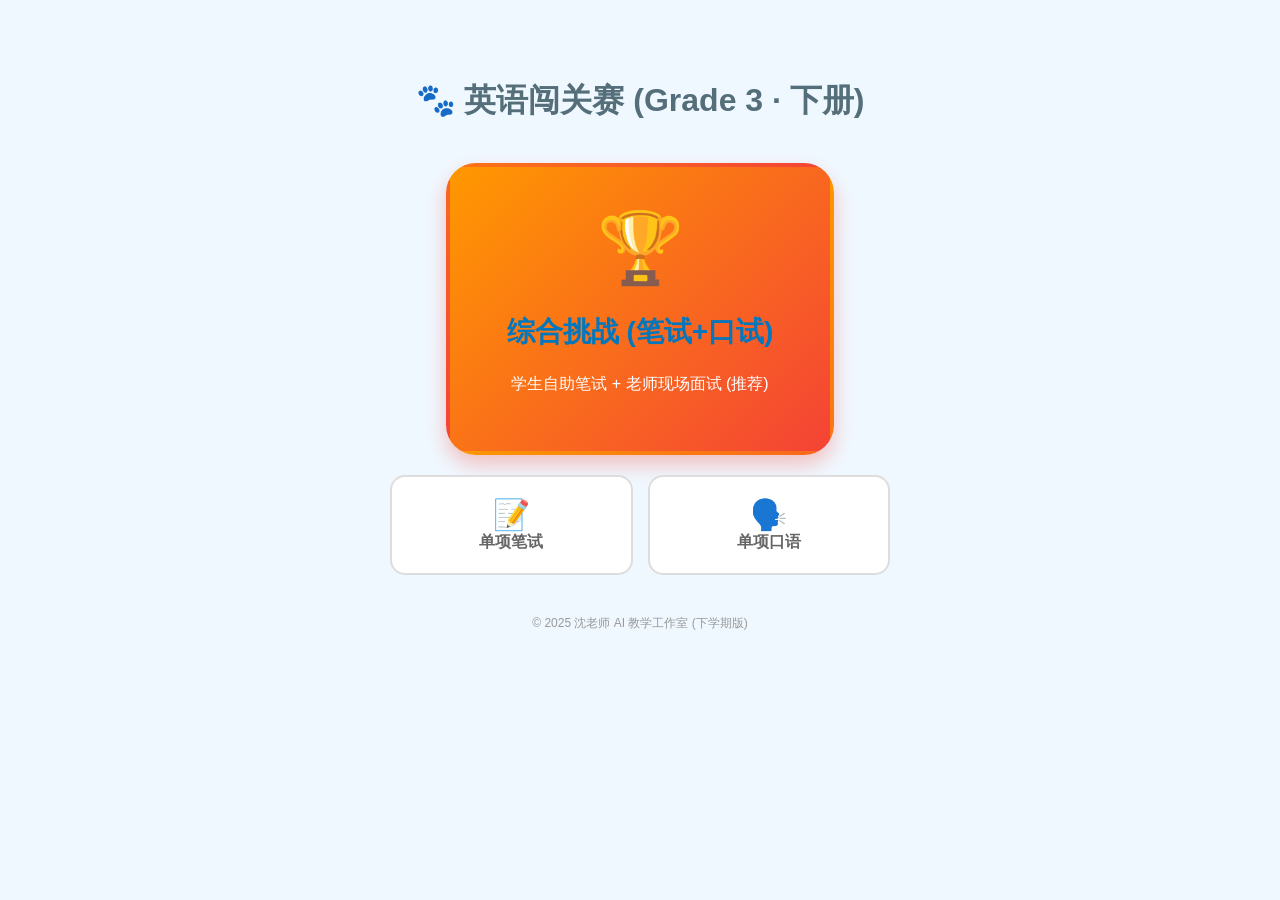
<file: index.html>
<!DOCTYPE html>
<html lang="zh-CN">

<head>
    <meta charset="UTF-8">
    <meta name="viewport" content="width=device-width, initial-scale=1.0">
    <meta http-equiv="Cache-Control" content="no-cache, no-store, must-revalidate">
    <meta http-equiv="Pragma" content="no-cache">
    <meta http-equiv="Expires" content="0">
    <title>英语闯关赛 - 三年级下册</title>
    <script>
        document.write('<link rel="stylesheet" href="style.css?t=' + Date.now() + '">');
    </script>
</head>

<body style="text-align:center; padding:50px 20px;">

    <h1 style="color:#546e7a; margin-bottom: 40px;">🐾 英语闯关赛 (Grade 3 · 下册)</h1>

    <div style="max-width:500px; margin: 0 auto;">
        <a href="written.html?mode=combined" class="gate-card"
            style="background: linear-gradient(135deg, #FF9800, #F44336); color:white; padding: 40px; margin-bottom: 20px; text-decoration: none; border-radius: 30px; display: block; box-shadow: 0 10px 20px rgba(244, 67, 54, 0.3);">
            <div style="font-size:70px;">🏆</div>
            <h2 style="font-size:28px;">综合挑战 (笔试+口试)</h2>
            <p>学生自助笔试 + 老师现场面试 (推荐)</p>
        </a>

        <div style="display:grid; grid-template-columns: 1fr 1fr; gap: 15px;">
            <a href="written.html?mode=written"
                style="background:#fff; border:2px solid #ddd; padding:20px; border-radius:15px; text-decoration:none; color:#666;">
                <div style="font-size:30px;">📝</div>
                <div style="font-weight:bold;">单项笔试</div>
            </a>
            <a href="speaking.html"
                style="background:#fff; border:2px solid #ddd; padding:20px; border-radius:15px; text-decoration:none; color:#666;">
                <div style="font-size:30px;">🗣️</div>
                <div style="font-weight:bold;">单项口语</div>
            </a>
        </div>

        <p style="margin-top:40px; color:#999; font-size:12px;">© 2025 沈老师 AI 教学工作室 (下学期版)</p>
    </div>

</body>

</html>
</file>
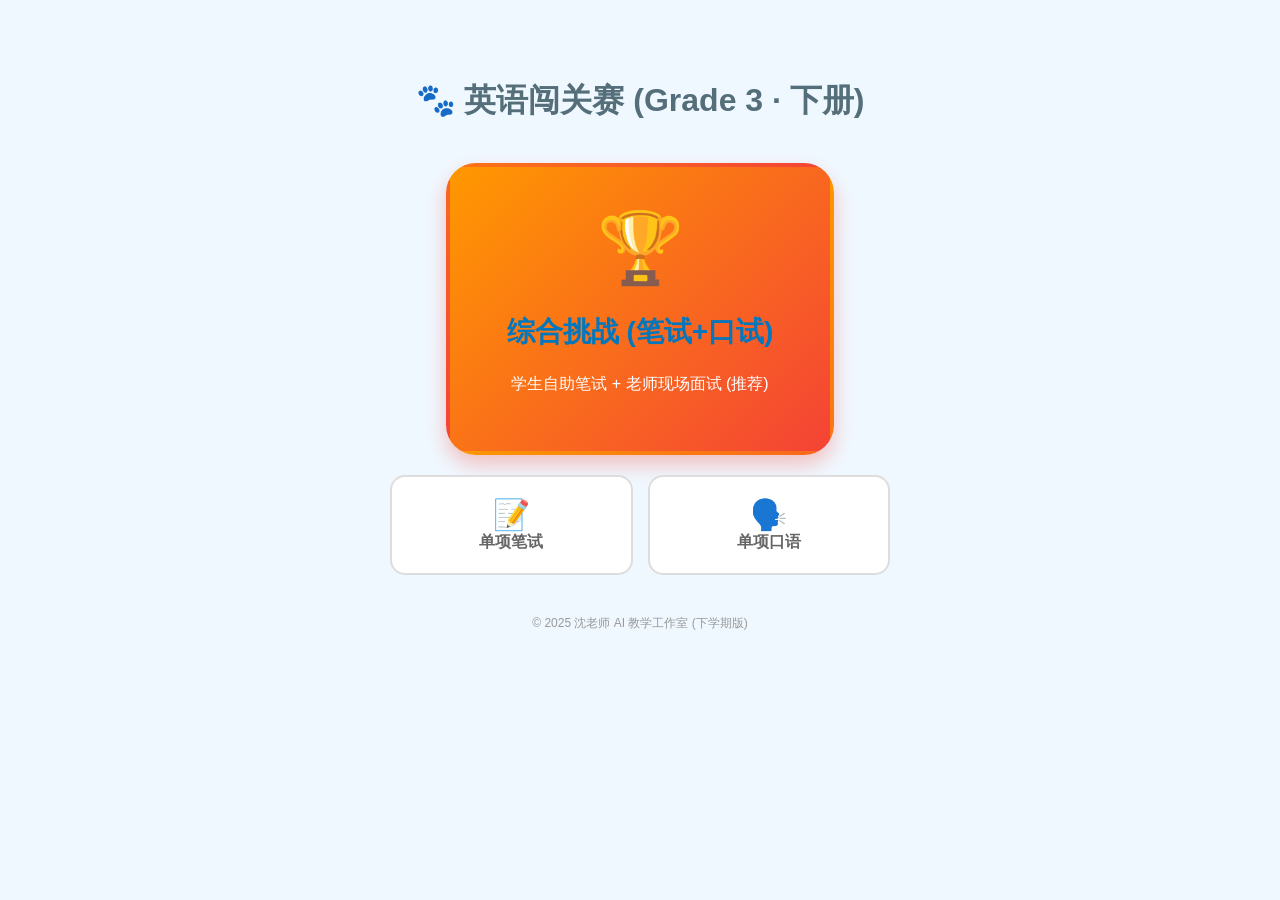
<file: clear-cache.html>
<!DOCTYPE html>
<html lang="zh-CN">
<head>
    <meta charset="UTF-8">
    <meta name="viewport" content="width=device-width, initial-scale=1.0">
    <title>清除缓存专用通道</title>
</head>
<body style="text-align: center; padding: 50px;">
    <h2>正在执行缓存清理与重定向...</h2>
    <script>
        // Use a cache-busting timestamp redirect
        var ts = new Date().getTime();
        window.location.replace("index.html?t=" + ts);
    </script>
</body>
</html>
</file>
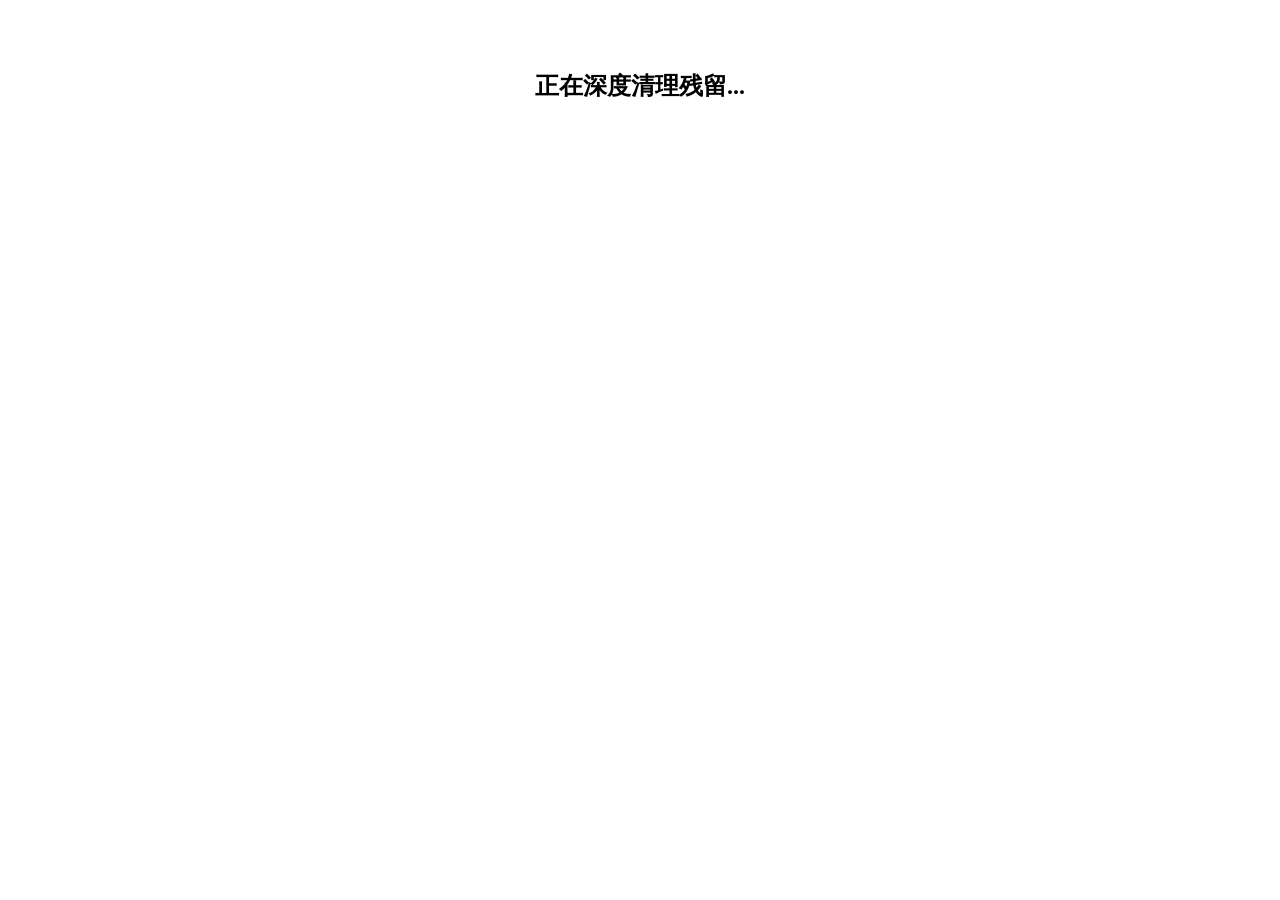
<file: clear-sw.html>
<!DOCTYPE html>
<html>
<head>
    <meta charset="utf-8">
    <meta name="viewport" content="width=device-width, initial-scale=1">
    <title>强制清除所有缓存</title>
</head>
<body>
    <h2 style="text-align: center; padding: 50px;">正在深度清理残留...</h2>
    <script>
        if ('serviceWorker' in navigator) {
            navigator.serviceWorker.getRegistrations().then(function(registrations) {
                for(let registration of registrations) {
                    registration.unregister();
                }
            });
        }
        if ('caches' in window) {
            caches.keys().then(function(names) {
                for (let name of names) caches.delete(name);
            });
        }
        localStorage.clear();
        sessionStorage.clear();
        setTimeout(function() {
            window.location.replace("written.html?mode=combined&force=" + Date.now());
        }, 1200);
    </script>
</body>
</html>
</file>
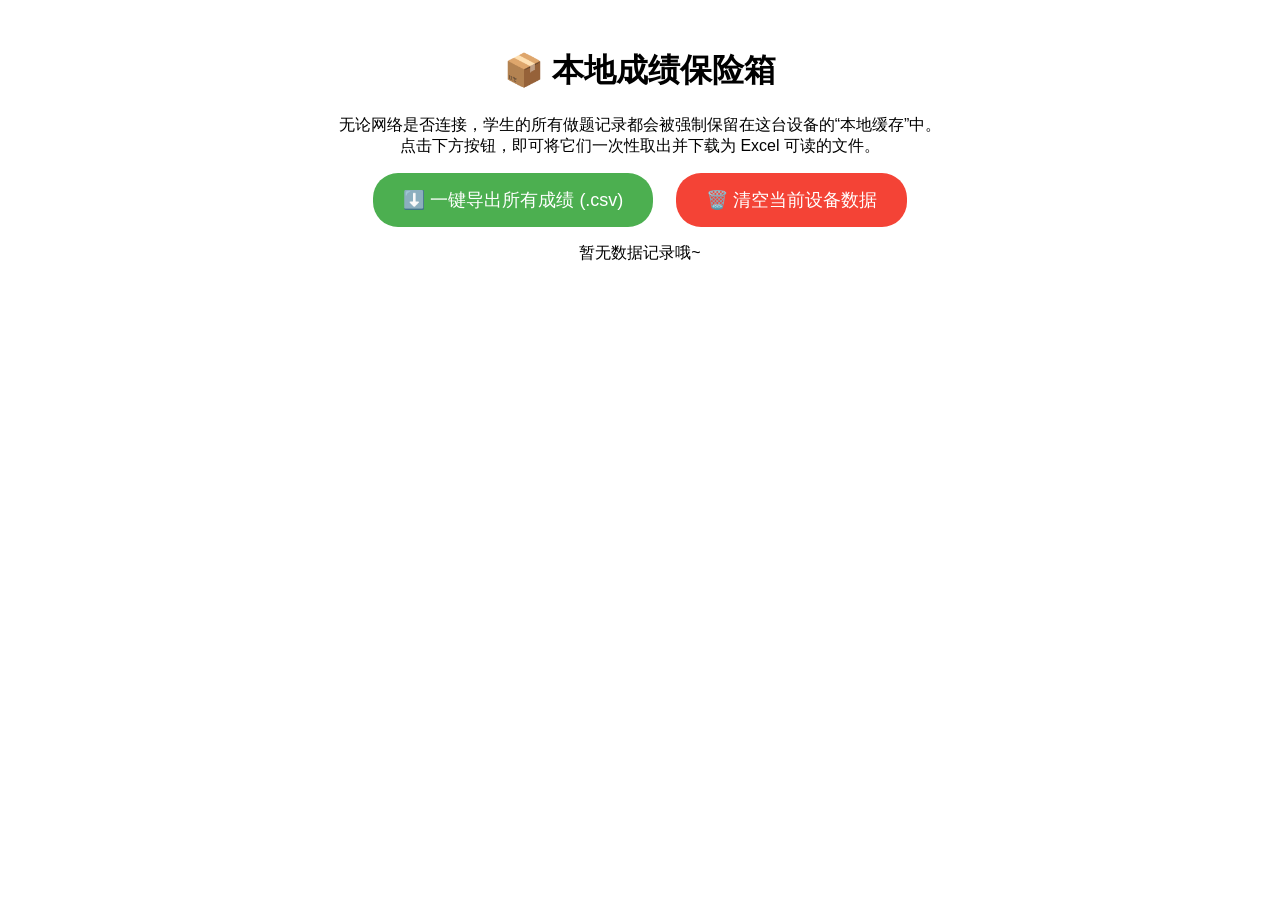
<file: export_data.html>
<!DOCTYPE html>
<html lang="zh-CN">
<head>
    <meta charset="UTF-8">
    <meta name="viewport" content="width=device-width, initial-scale=1.0">
    <title>成绩导出工具 (断网可用)</title>
    <style>
        body { font-family: sans-serif; padding: 20px; text-align: center; }
        button { padding: 15px 30px; font-size: 18px; background: #4caf50; color: white; border: none; border-radius: 25px; cursor: pointer; }
        textarea { width: 100%; height: 300px; margin-top: 20px; font-family: monospace; }
        table { margin: 20px auto; border-collapse: collapse; width: 100%; max-width: 800px; }
        th, td { border: 1px solid #ddd; padding: 8px; text-align: left; }
        th { background-color: #f2f2f2; }
    </style>
</head>
<body>
    <h1>📦 本地成绩保险箱</h1>
    <p>无论网络是否连接，学生的所有做题记录都会被强制保留在这台设备的“本地缓存”中。<br>点击下方按钮，即可将它们一次性取出并下载为 Excel 可读的文件。</p>
    
    <button onclick="downloadCSV()">⬇️ 一键导出所有成绩 (.csv)</button>
    &nbsp;&nbsp;&nbsp;
    <button onclick="clearData()" style="background:#f44336;">🗑️ 清空当前设备数据</button>

    <div id="tableContainer"></div>

    <script>
        function loadData() {
            return JSON.parse(localStorage.getItem('merryQuizRecords') || '[]');
        }

        function renderTable() {
            const data = loadData();
            if (data.length === 0) {
                document.getElementById('tableContainer').innerHTML = "<p>暂无数据记录哦~</p>";
                return;
            }
            
            let html = `<table><tr>
                <th>提交时间</th><th>学生姓名</th><th>课程</th><th>模式</th><th>总分</th><th>听力</th><th>阅读</th><th>写作</th>
            </tr>`;
            
            data.forEach(row => {
                html += `<tr>
                    <td>${row.submitTime || row.timestamp || '-'}</td>
                    <td>${row.studentName}</td>
                    <td>${row.lessonTitle}</td>
                    <td>${row.examType}</td>
                    <td><strong style="color:red">${row.score}</strong></td>
                    <td>${row.listeningScore}</td>
                    <td>${row.readingScore}</td>
                    <td>${row.writingScore}</td>
                </tr>`;
            });
            html += "</table>";
            document.getElementById('tableContainer').innerHTML = html;
        }

        function downloadCSV() {
            const data = loadData();
            if (data.length === 0) {
                alert("没有可导出的数据哦！");
                return;
            }

            // CSV 头部加 BOM 控制防止中文乱码 (UTF-8 BOM)
            let csvContent = "\uFEFF";
            csvContent += "提交时间,学生姓名,课程,模式,总分,听力(满25),阅读(满25),写作(满25)\n";

            data.forEach(row => {
                let rowArray = [
                    `"${row.submitTime || row.timestamp || ''}"`,
                    `"${row.studentName}"`,
                    `"${row.lessonTitle}"`,
                    `"${row.examType}"`,
                    row.score,
                    row.listeningScore,
                    row.readingScore,
                    row.writingScore
                ];
                csvContent += rowArray.join(",") + "\n";
            });

            // 生成下载链接并触发
            const blob = new Blob([csvContent], { type: 'text/csv;charset=utf-8;' });
            const link = document.createElement("a");
            const url = URL.createObjectURL(blob);
            link.setAttribute("href", url);
            link.setAttribute("download", `三年级英语测试成绩_导出于_${new Date().toLocaleDateString('zh-CN')}.csv`);
            link.style.visibility = 'hidden';
            document.body.appendChild(link);
            link.click();
            document.body.removeChild(link);
        }

        function clearData() {
            if (confirm("⚠️ 警告：这会清空这台设备上所有已存的测试数据，请确定你已经导出了表格！确定要清空吗？")) {
                localStorage.removeItem('merryQuizRecords');
                renderTable();
                alert("数据已清空。");
            }
        }

        // 初始化渲染
        renderTable();
    </script>
</body>
</html>
</file>
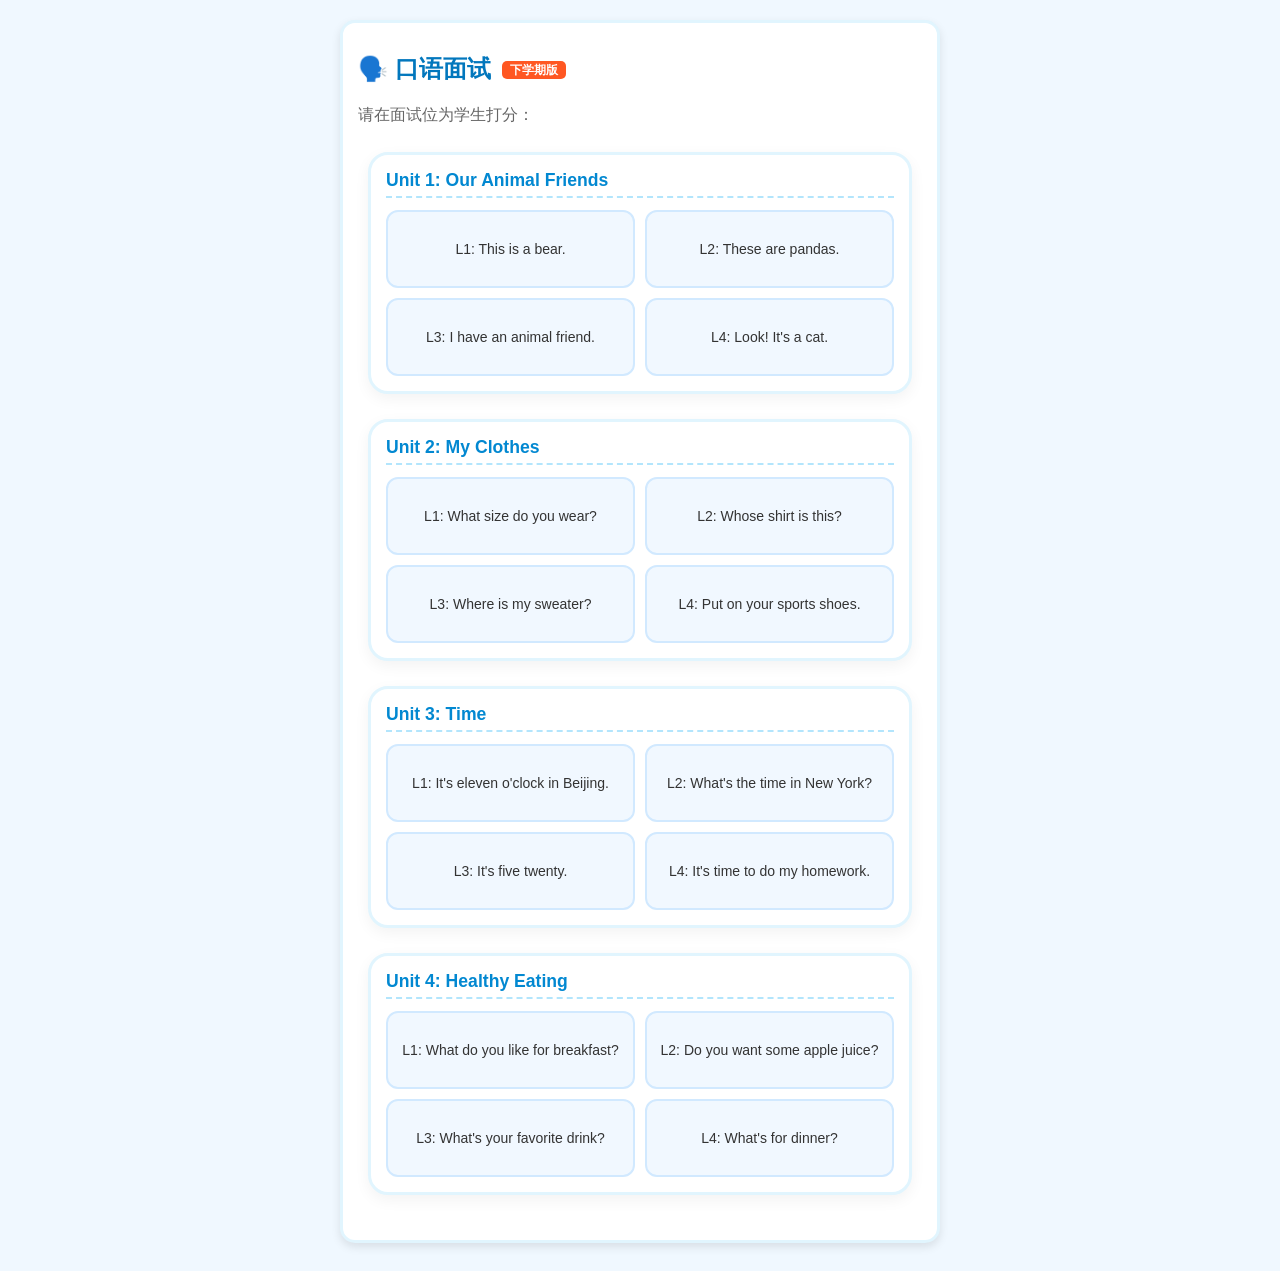
<file: speaking.html>
<!DOCTYPE html>
<html lang="zh-CN">

<head>
    <meta charset="UTF-8">
    <meta name="viewport" content="width=device-width, initial-scale=1.0, maximum-scale=1.0, user-scalable=no">
    <meta http-equiv="Cache-Control" content="no-cache, no-store, must-revalidate">
    <meta http-equiv="Pragma" content="no-cache">
    <meta http-equiv="Expires" content="0">
    <title>口语面试 - 三年级下册</title>
    <script>
        document.write('<link rel="stylesheet" href="style.css?t=' + Date.now() + '">');
    </script>
</head>

<body>

    <div class="container teacher-theme">

        <div id="menuBox" class="card">
            <h2>🗣️ 口语面试 <span class="semester-tag">下学期版</span></h2>
            <p style="color:#666;">请在面试位为学生打分：</p>
            <div class="course-container">
                <div class="unit-card">
                    <span class="unit-title">Unit 1: Our Animal Friends</span>
                    <div class="lesson-btn-group">
                        <div class="lesson-btn" onclick="selectLesson(this, 'u1_l1.js')">L1: This is a bear.</div>
                        <div class="lesson-btn" onclick="selectLesson(this, 'u1_l2.js')">L2: These are pandas.</div>
                        <div class="lesson-btn" onclick="selectLesson(this, 'u1_l3.js')">L3: I have an animal friend.</div>
                        <div class="lesson-btn" onclick="selectLesson(this, 'u1_l4.js')">L4: Look! It's a cat.</div>
                    </div>
                </div>
                <div class="unit-card">
                    <span class="unit-title">Unit 2: My Clothes</span>
                    <div class="lesson-btn-group">
                        <div class="lesson-btn" onclick="selectLesson(this, 'u2_l1.js')">L1: What size do you wear?</div>
                        <div class="lesson-btn" onclick="selectLesson(this, 'u2_l2.js')">L2: Whose shirt is this?</div>
                        <div class="lesson-btn" onclick="selectLesson(this, 'u2_l3.js')">L3: Where is my sweater?</div>
                        <div class="lesson-btn" onclick="selectLesson(this, 'u2_l4.js')">L4: Put on your sports shoes.</div>
                    </div>
                </div>
                <div class="unit-card">
                    <span class="unit-title">Unit 3: Time</span>
                    <div class="lesson-btn-group">
                        <div class="lesson-btn" onclick="selectLesson(this, 'u3_l1.js')">L1: It's eleven o'clock in Beijing.</div>
                        <div class="lesson-btn" onclick="selectLesson(this, 'u3_l2.js')">L2: What's the time in New York?</div>
                        <div class="lesson-btn" onclick="selectLesson(this, 'u3_l3.js')">L3: It's five twenty.</div>
                        <div class="lesson-btn" onclick="selectLesson(this, 'u3_l4.js')">L4: It's time to do my homework.</div>
                    </div>
                </div>
                <div class="unit-card">
                    <span class="unit-title">Unit 4: Healthy Eating</span>
                    <div class="lesson-btn-group">
                        <div class="lesson-btn" onclick="selectLesson(this, 'u4_l1.js')">L1: What do you like for breakfast?</div>
                        <div class="lesson-btn" onclick="selectLesson(this, 'u4_l2.js')">L2: Do you want some apple juice?</div>
                        <div class="lesson-btn" onclick="selectLesson(this, 'u4_l3.js')">L3: What's your favorite drink?</div>
                        <div class="lesson-btn" onclick="selectLesson(this, 'u4_l4.js')">L4: What's for dinner?</div>
                    </div>
                </div>
            </div>
        </div>

        <div id="loadingBox" class="hidden text-center">
            <p>加载题库中...</p>
        </div>

        <div id="setupBox" class="card hidden">
            <h3 id="examTitle">...</h3>
            <p style="text-align:center; color:#666;">选择面前的学生：</p>
            <div id="studentGrid" class="student-grid"></div>
            <input type="hidden" id="selectedStudentName" value="">
            <button class="btn-primary" id="startBtn" onclick="startExam()" style="margin-top:20px; width:100%;"
                disabled>开始面试打分 🎤</button>
        </div>

        <div id="quizInterface" class="hidden">
            <div class="header-bar">
                <span id="studentNameDisplay">Student</span>
                <span class="timer">面试中</span>
            </div>
            <div class="progress-bar-bg">
                <div id="progressBar"></div>
            </div>
            <div id="progressText" class="text-small"></div>
            <div class="card question-card">
                <div id="qContent"></div>
            </div>
            <div class="nav-bar">
                <button id="btnPrev" onclick="prevQ()">⬅️ 上一题</button>
                <button id="btnNext" onclick="nextQ()">下一题 ➡️</button>
                <button id="btnSubmit" onclick="submit()" class="btn-success hidden">✅ 提交分数</button>
            </div>
        </div>

        <div id="submittingBox" class="card hidden text-center">正在保存成绩...</div>
        <div id="resultBox" class="card hidden text-center"></div>

    </div>

    <script>
        document.write('<script src="script_engine.js?t=' + Date.now() + '"><\/script>');
    </script>
    <script>
        initEngine('speaking');

        const STUDENTS = [
            "1. 张宇豪", "2. 张佳寒", "3. 张睿渊", "4. 张羽韬", "5. 张美茹",
            "6. 张嘉钦", "7. 卢梦婷", "8. 张悦萱", "9. 张语涵", "10. 张英豪",
            "11. 张志鹏", "12. 张智杰", "13. 张梓婷", "14. 张品琪", "15. 张诺依",
            "16. 张雨泽", "17. 张依彤", "18. 张艺楠", "19. 张思彤", "20. 张子豪",
            "21. 张梓亦", "22. 张皓鑫", "23. 张雨欣", "24. 张如欣", "25. 张柏涵",
            "26. 张梓纯", "27. 张泽鑫"
        ];

        const grid = document.getElementById('studentGrid');
        STUDENTS.forEach(name => {
            const btn = document.createElement('div');
            btn.className = 'name-btn';
            btn.innerText = name;
            btn.onclick = function () {
                document.querySelectorAll('.name-btn').forEach(b => b.classList.remove('active'));
                btn.classList.add('active');
                document.getElementById('selectedStudentName').value = name;
                document.getElementById('startBtn').disabled = false;
            };
            grid.appendChild(btn);
        });

        function selectLesson(el, path) {
            document.querySelectorAll('.lesson-btn').forEach(b => b.classList.remove('active'));
            el.classList.add('active');
            loadPaper(path);
        }
    </script>
</body>

</html>
</file>
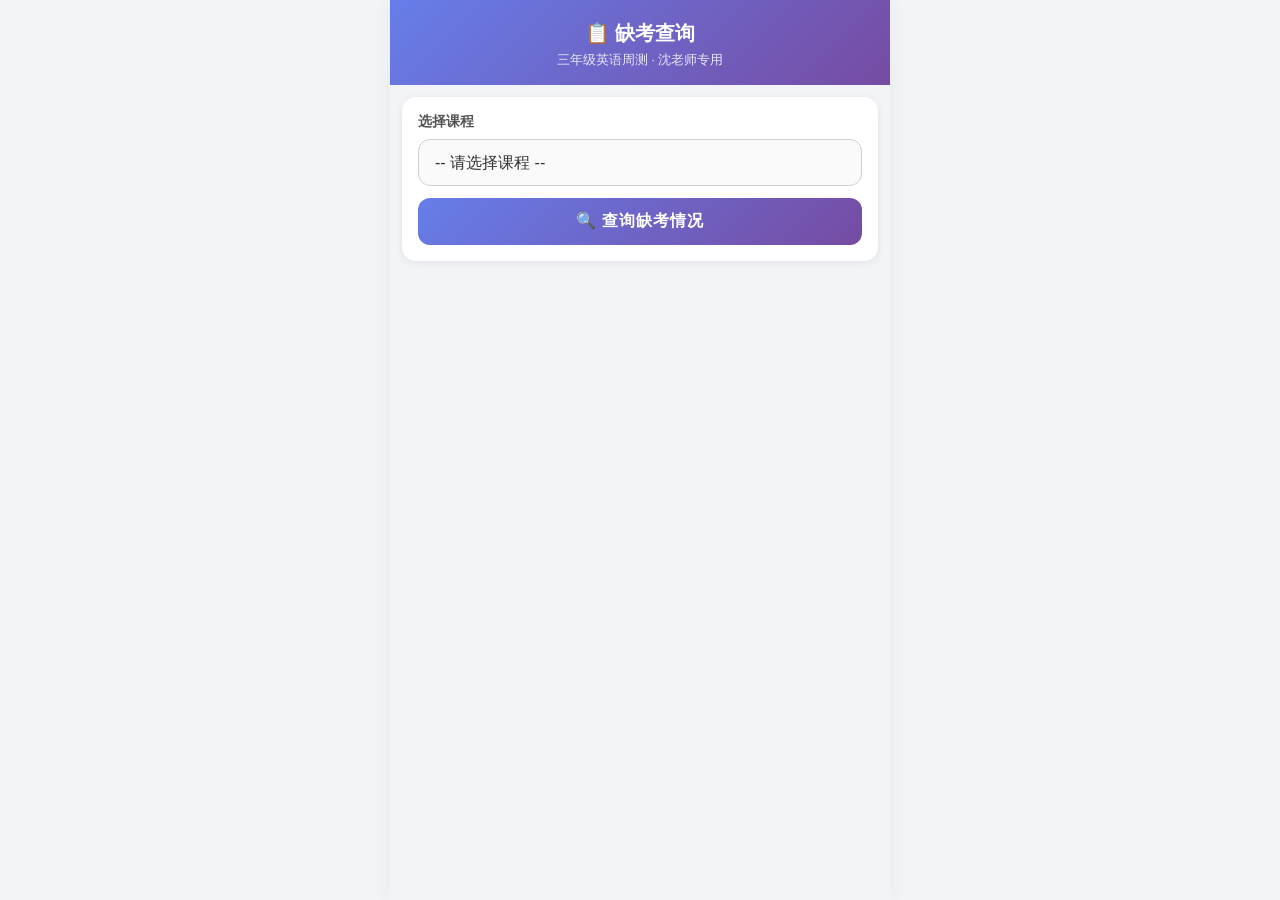
<file: teacher.html>
<!DOCTYPE html>
<html lang="zh">
<head>
<meta charset="UTF-8">
<meta name="viewport" content="width=device-width, initial-scale=1.0, maximum-scale=1.0">
<title>缺考查询 · 沈老师</title>
<style>
  * { box-sizing: border-box; margin: 0; padding: 0; }
  body {
    font-family: -apple-system, 'PingFang SC', sans-serif;
    background: #f2f4f7;
    min-height: 100vh;
  }
  .app-container {
    max-width: 500px;
    margin: 0 auto;
    background: #f2f4f7;
    min-height: 100vh;
    box-shadow: 0 0 20px rgba(0,0,0,0.05);
  }
  .header {
    background: linear-gradient(135deg, #667eea 0%, #764ba2 100%);
    color: white;
    padding: 20px 16px 16px;
    text-align: center;
  }
  .header h1 { font-size: 20px; font-weight: 700; margin-bottom: 4px; }
  .header p { font-size: 13px; opacity: 0.85; }

  .controls {
    background: white;
    padding: 16px;
    margin: 12px;
    border-radius: 14px;
    box-shadow: 0 2px 8px rgba(0,0,0,0.07);
  }
  .controls label { font-size: 14px; color: #555; display: block; margin-bottom: 8px; font-weight: 600; }
  .controls select, .controls input {
    width: 100%; padding: 14px 16px; border: 1.5px solid #d0d0d0;
    border-radius: 12px; font-size: 16px; color: #333;
    background: #fafafa; margin-bottom: 12px; appearance: none;
    cursor: pointer; font-weight: 500;
  }
  .btn-query {
    width: 100%; padding: 13px; background: linear-gradient(135deg, #667eea, #764ba2);
    color: white; border: none; border-radius: 12px; font-size: 16px;
    font-weight: 700; cursor: pointer; letter-spacing: 1px;
  }
  .btn-query:active { opacity: 0.85; transform: scale(0.99); }

  .loading { text-align: center; padding: 30px; color: #888; font-size: 15px; }

  .summary-cards {
    display: flex; gap: 10px; margin: 12px;
  }
  .card {
    flex: 1; border-radius: 14px; padding: 14px 10px; text-align: center;
    box-shadow: 0 2px 8px rgba(0,0,0,0.07);
  }
  .card.total { background: white; }
  .card.done { background: #e8f8f0; }
  .card.missing { background: #fff0f0; }
  .card .num { font-size: 30px; font-weight: 800; }
  .card .label { font-size: 12px; color: #666; margin-top: 4px; }
  .card.done .num { color: #27ae60; }
  .card.missing .num { color: #e74c3c; }

  .section {
    background: white; margin: 0 12px 12px;
    border-radius: 14px; overflow: hidden;
    box-shadow: 0 2px 8px rgba(0,0,0,0.07);
  }
  .section-header {
    padding: 12px 16px; font-weight: 700; font-size: 14px;
    display: flex; align-items: center; gap: 8px;
    border-bottom: 1px solid #f0f0f0;
  }
  .section-header.missing-h { color: #e74c3c; }
  .section-header.done-h { color: #27ae60; }

  .student-item {
    display: flex; align-items: center; padding: 11px 16px;
    border-bottom: 1px solid #f8f8f8; font-size: 15px;
  }
  .student-item:last-child { border-bottom: none; }
  .badge {
    width: 28px; height: 28px; border-radius: 50%;
    display: flex; align-items: center; justify-content: center;
    font-size: 14px; margin-right: 12px; flex-shrink: 0;
  }
  .badge.miss { background: #ffe5e5; }
  .badge.done { background: #e5f9ee; }
  .student-num { color: #bbb; font-size: 12px; width: 20px; }
  .submit-time { margin-left: auto; font-size: 12px; color: #aaa; }

  .empty { padding: 24px; text-align: center; color: #aaa; font-size: 14px; }
</style>
</head>
<body>
<div class="app-container">

<div class="header">
  <h1>📋 缺考查询</h1>
  <p>三年级英语周测 · 沈老师专用</p>
</div>

<div class="controls">
  <label>选择课程</label>
  <select id="courseSelect">
    <option value="">-- 请选择课程 --</option>
    <option>U1L1</option>
    <option>U1L2</option>
    <option>U1L3</option>
    <option>U1L4</option>
    <option>U2L1</option>
    <option>U2L2</option>
    <option>U2L3</option>
    <option>U2L4</option>
    <option>U3L1</option>
    <option>U3L2</option>
    <option>U3L3</option>
    <option>U3L4</option>
    <option>U4L1</option>
    <option>U4L2</option>
    <option>U4L3</option>
    <option>U4L4</option>
    <option>Review 1</option>
    <option>Review 2</option>
    <option>期末测试</option>
  </select>
  <button class="btn-query" onclick="query()">🔍 查询缺考情况</button>
</div>

<div id="output"></div>

</div> <!-- end container -->

<script>
// =============== 全班名单 (27人) ===============
var STUDENTS = [
  {id: 1, name: '张宇豪'}, {id: 2, name: '张佳寒'}, {id: 3, name: '张睿渊'},
  {id: 4, name: '张羽韬'}, {id: 5, name: '张美茹'}, {id: 6, name: '张嘉钦'},
  {id: 7, name: '卢梦婷'}, {id: 8, name: '张悦萱'}, {id: 9, name: '张语涵'},
  {id: 10, name: '张英豪'}, {id: 11, name: '张志鹏'}, {id: 12, name: '张智杰'},
  {id: 13, name: '张梓婷'}, {id: 14, name: '张品琪'}, {id: 15, name: '张诺依'},
  {id: 16, name: '张雨泽'}, {id: 17, name: '张依彤'}, {id: 18, name: '张艺楠'},
  {id: 19, name: '张思彤'}, {id: 20, name: '张子豪'}, {id: 21, name: '张梓亦'},
  {id: 22, name: '张皓鑫'}, {id: 23, name: '张雨欣'}, {id: 24, name: '张如欣'},
  {id: 25, name: '张柏涵'}, {id: 26, name: '张梓纯'}, {id: 27, name: '张泽鑫'}
];

// =============== 读取飞书成绩记录 ===============
var PROXY = 'https://1316992450-7lwf0xnb7d.ap-guangzhou.tencentscf.com/';

function query() {
  var course = document.getElementById('courseSelect').value;
  var days = 30; // 固定查询近30天的记录
  if (!course) { alert('请先选择课程！'); return; }

  document.getElementById('output').innerHTML = '<div class="loading">⏳ 正在查询飞书数据...</div>';

  var xhr = new XMLHttpRequest();
  xhr.open('POST', PROXY, true);
  xhr.setRequestHeader('Content-Type', 'text/plain');
  xhr.timeout = 20000;
  xhr.onload = function() {
    try {
      var resp = JSON.parse(xhr.responseText);
      renderResult(resp, course, days);
    } catch(e) {
      document.getElementById('output').innerHTML = '<div class="loading">❌ 数据解析失败</div>';
    }
  };
  xhr.onerror = xhr.ontimeout = function() {
    document.getElementById('output').innerHTML = '<div class="loading">❌ 网络连接失败，请重试</div>';
  };
  xhr.send(JSON.stringify({ action: 'query', course: course, days: days }));
}

function renderResult(resp, course, days) {
  if (!resp || resp.code !== 0) {
    document.getElementById('output').innerHTML = '<div class="loading">❌ 查询失败: ' + (resp && resp.msg || '未知错误') + '</div>';
    return;
  }

  var records = resp.data || [];
  var submitted = {}; // 存放已提交的学生
  records.forEach(function(r) {
    // 飞书里的名字可能是 "3. 张睿渊"，我们需要去掉前面的数字和空格，只提取纯汉字姓名
    var rawName = String(r.studentName || r['姓名'] || '').trim();
    var nameMatch = rawName.match(/[\u4e00-\u9fa5]+$/);
    var cleanName = nameMatch ? nameMatch[0] : rawName; // 例如: "3. 张睿渊" -> "张睿渊"

    // 飞书里的课程可能是 "[下学期] Unit 1 Lesson 1: This is a bear."
    // 发过来的 target course 是 "U1L1"
    var rawCourse = String(r.course || r['课程'] || '').toLowerCase();
    
    // 把类似 "[下学期] Unit 1 Lesson 1..." 转换成 "u1l1" 来进行精准匹配
    var unitMatch = rawCourse.match(/unit?\s*(\d)/i) || rawCourse.match(/u(\d)/i);
    var lessonMatch = rawCourse.match(/lesson?\s*(\d)/i) || rawCourse.match(/l(\d)/i);
    
    var convertedCourse = "";
    if (unitMatch && lessonMatch) {
      convertedCourse = "u" + unitMatch[1] + "l" + lessonMatch[1];
    } else if (rawCourse.indexOf('review 1') >= 0 || rawCourse.indexOf('review1') >= 0) {
      convertedCourse = "review 1";
    } else if (rawCourse.indexOf('review 2') >= 0 || rawCourse.indexOf('review2') >= 0) {
      convertedCourse = "review 2";
    } else if (rawCourse.indexOf('期末') >= 0) {
      convertedCourse = "期末测试";
    }

    var time_r = r.time || r['时间'] || '';
    
    var targetCourseLower = course.toLowerCase();
    
    // 如果转换后的课程能匹对上
    if (convertedCourse && convertedCourse === targetCourseLower) {
      submitted[cleanName] = time_r;
    } else if (rawCourse.indexOf(targetCourseLower) >= 0 || rawCourse === targetCourseLower) {
      // 兼容旧模式或部分手打的模式
      submitted[cleanName] = time_r;
    }
  });

  var doneList = [], missList = [];
  STUDENTS.forEach(function(s) {
    if (submitted[s.name]) doneList.push({id: s.id, name: s.name, time: submitted[s.name]});
    else missList.push(s);
  });

  var html = '';

  // 汇总卡片
  html += '<div class="summary-cards">';
  html += '<div class="card total"><div class="num">' + STUDENTS.length + '</div><div class="label">全班总人数</div></div>';
  html += '<div class="card done"><div class="num">' + doneList.length + '</div><div class="label">已考 ✅</div></div>';
  html += '<div class="card missing"><div class="num">' + missList.length + '</div><div class="label">未考 ❌</div></div>';
  html += '</div>';

  // 未考名单
  html += '<div class="section">';
  html += '<div class="section-header missing-h">❌ 尚未参加考试（' + missList.length + '人）</div>';
  if (missList.length === 0) {
    html += '<div class="empty">🎉 全班同学都已完成测试！</div>';
  } else {
    missList.forEach(function(s) {
      html += '<div class="student-item"><div class="badge miss">😴</div><span class="student-num">' + s.id + '. </span><span style="margin-left:5px;">' + s.name + '</span></div>';
    });
  }
  html += '</div>';

  // 已考名单
  html += '<div class="section">';
  html += '<div class="section-header done-h">✅ 已完成考试（' + doneList.length + '人）</div>';
  if (doneList.length === 0) {
    html += '<div class="empty">暂无已考记录</div>';
  } else {
    doneList.forEach(function(s) {
      html += '<div class="student-item"><div class="badge done">✅</div><span class="student-num">' + s.id + '. </span><span style="margin-left:5px;">' + s.name + '</span><span class="submit-time">' + s.time + '</span></div>';
    });
  }
  html += '</div>';

  document.getElementById('output').innerHTML = html;
}
</script>
</body>
</html>
</file>
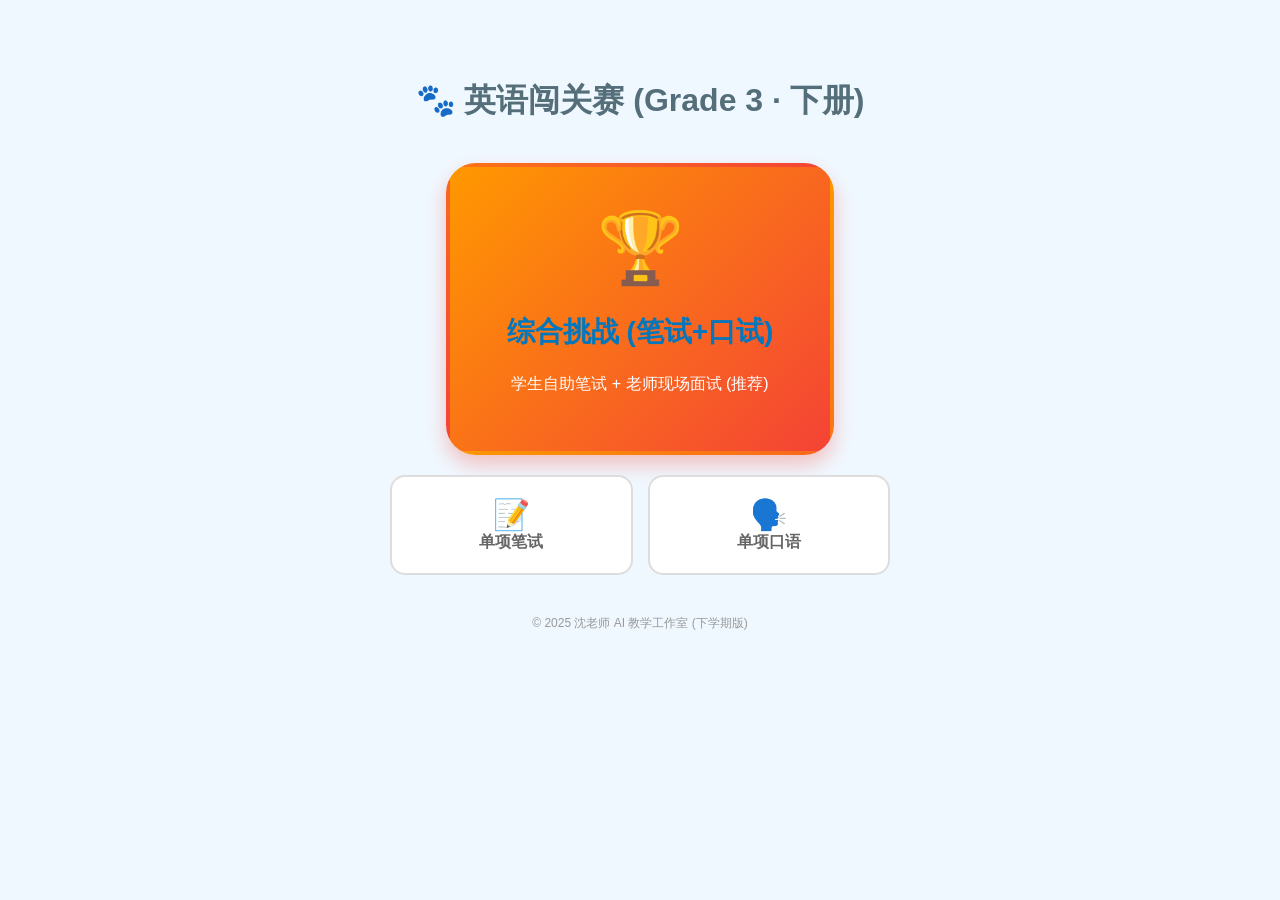
<file: version.html>
<!DOCTYPE html>
<html>
<head>
    <meta charset="utf-8">
    <meta name="viewport" content="width=device-width, initial-scale=1">
    <title>Version Check</title>
</head>
<body>
    <h1>App Version v2.7</h1>
    <p>If you see this, the server is serving the latest files.</p>
    <script>
        window.location.replace("index.html?v=" + Date.now());
    </script>
</body>
</html>
</file>
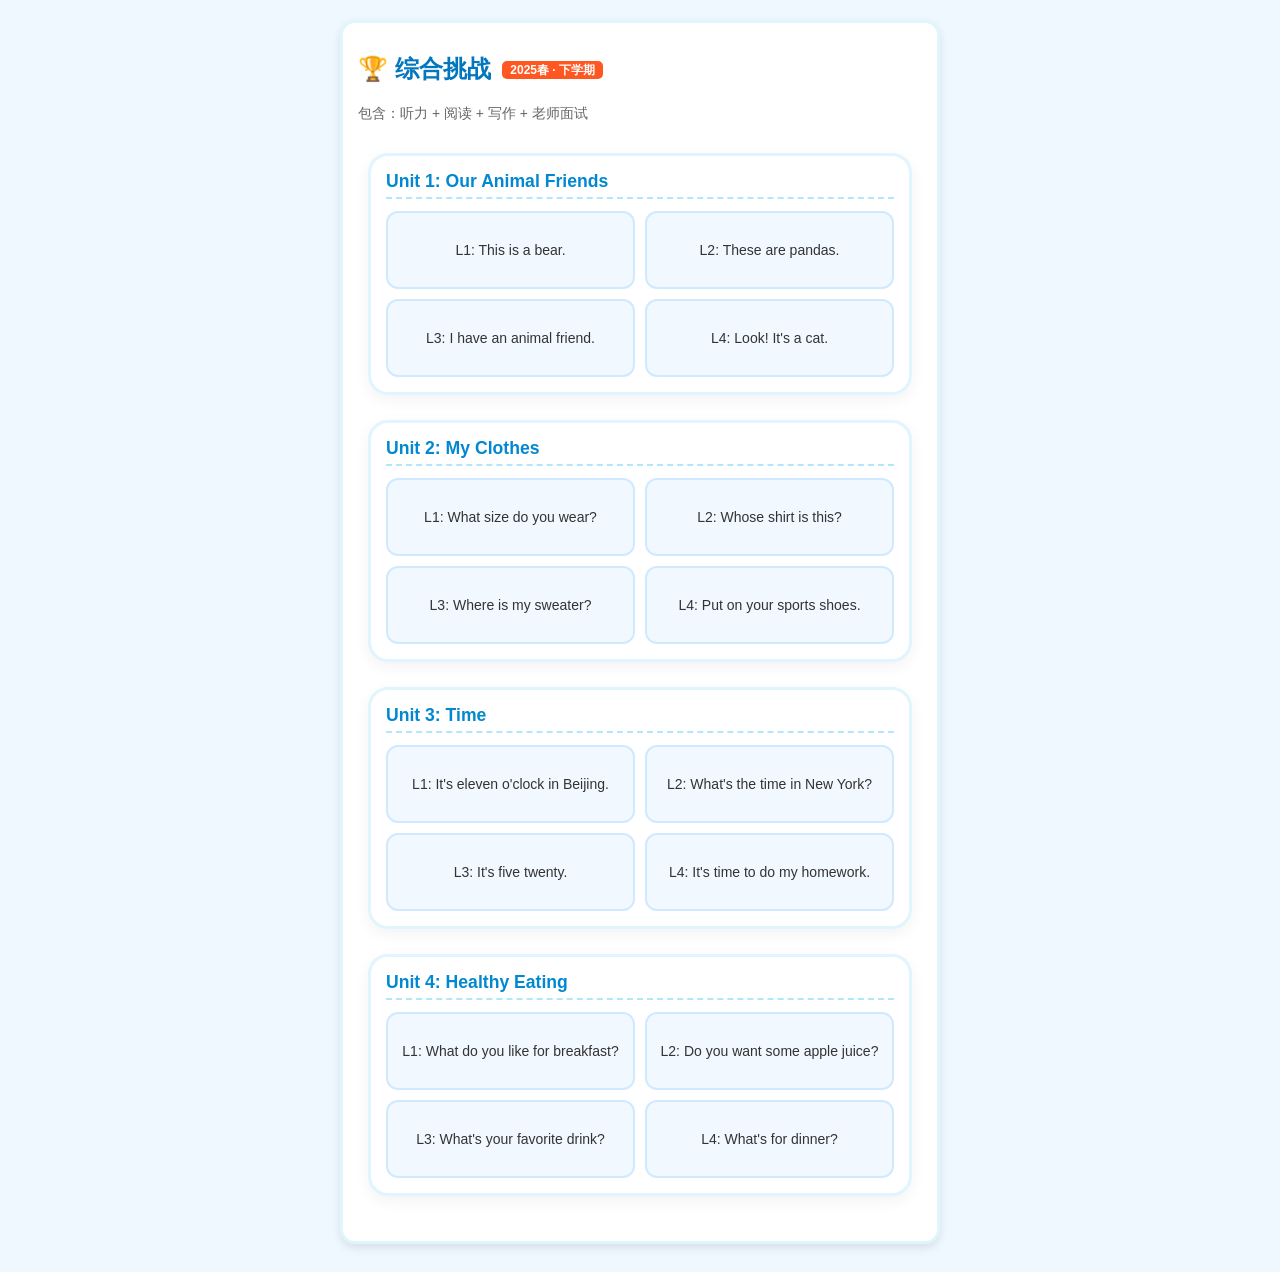
<file: written.html>
<!DOCTYPE html>
<html lang="zh-CN">

<head>
    <meta charset="UTF-8">
    <meta name="viewport" content="width=device-width, initial-scale=1.0, maximum-scale=1.0, user-scalable=no">
    <meta http-equiv="Cache-Control" content="no-cache, no-store, must-revalidate">
    <meta http-equiv="Pragma" content="no-cache">
    <meta http-equiv="Expires" content="0">
    <title>综合挑战 (笔试+口试) - 三年级下册</title>
    <script>
        document.write('<link rel="stylesheet" href="style.css?t=' + Date.now() + '">');
    </script>
</head>

<body>

    <div class="container student-theme">

        <!-- 1. 关卡选择界面 -->
        <div id="menuBox" class="card">
            <h2>🏆 综合挑战 <span class="semester-tag">2025春 · 下学期</span></h2>
            <p style="color:#666; font-size:14px; margin-bottom:20px;">包含：听力 + 阅读 + 写作 + 老师面试</p>
            <div class="course-container">
                <!-- Unit 1 -->
                <div class="unit-card">
                    <span class="unit-title">Unit 1: Our Animal Friends</span>
                    <div class="lesson-btn-group">
                        <div class="lesson-btn" onclick="selectLesson(this, 'u1_l1.js')">L1: This is a bear.</div>
                        <div class="lesson-btn" onclick="selectLesson(this, 'u1_l2.js')">L2: These are pandas.</div>
                        <div class="lesson-btn" onclick="selectLesson(this, 'u1_l3.js')">L3: I have an animal friend.</div>
                        <div class="lesson-btn" onclick="selectLesson(this, 'u1_l4.js')">L4: Look! It's a cat.</div>
                    </div>
                </div>
                <!-- Unit 2 -->
                <div class="unit-card">
                    <span class="unit-title">Unit 2: My Clothes</span>
                    <div class="lesson-btn-group">
                        <div class="lesson-btn" onclick="selectLesson(this, 'u2_l1.js')">L1: What size do you wear?</div>
                        <div class="lesson-btn" onclick="selectLesson(this, 'u2_l2.js')">L2: Whose shirt is this?</div>
                        <div class="lesson-btn" onclick="selectLesson(this, 'u2_l3.js')">L3: Where is my sweater?</div>
                        <div class="lesson-btn" onclick="selectLesson(this, 'u2_l4.js')">L4: Put on your sports shoes.</div>
                    </div>
                </div>
                <!-- Unit 3 -->
                <div class="unit-card">
                    <span class="unit-title">Unit 3: Time</span>
                    <div class="lesson-btn-group">
                        <div class="lesson-btn" onclick="selectLesson(this, 'u3_l1.js')">L1: It's eleven o'clock in Beijing.</div>
                        <div class="lesson-btn" onclick="selectLesson(this, 'u3_l2.js')">L2: What's the time in New York?</div>
                        <div class="lesson-btn" onclick="selectLesson(this, 'u3_l3.js')">L3: It's five twenty.</div>
                        <div class="lesson-btn" onclick="selectLesson(this, 'u3_l4.js')">L4: It's time to do my homework.</div>
                    </div>
                </div>
                <!-- Unit 4 -->
                <div class="unit-card">
                    <span class="unit-title">Unit 4: Healthy Eating</span>
                    <div class="lesson-btn-group">
                        <div class="lesson-btn" onclick="selectLesson(this, 'u4_l1.js')">L1: What do you like for breakfast?</div>
                        <div class="lesson-btn" onclick="selectLesson(this, 'u4_l2.js')">L2: Do you want some apple juice?</div>
                        <div class="lesson-btn" onclick="selectLesson(this, 'u4_l3.js')">L3: What's your favorite drink?</div>
                        <div class="lesson-btn" onclick="selectLesson(this, 'u4_l4.js')">L4: What's for dinner?</div>
                    </div>
                </div>
            </div>
        </div>

        <!-- 2. 读取中 -->
        <div id="loadingBox" class="hidden text-center">
            <div class="cute-loader">⏳</div>
            <p>正在努力加载题库...</p>
        </div>

        <!-- 3. 学生身份选择 -->
        <div id="setupBox" class="card hidden">
            <h3 id="examTitle" style="color:#2196F3;">...</h3>
            <p style="text-align:center; color:#666; margin-bottom:15px;">你好！请找出你的名字：</p>
            <div id="studentGrid" class="student-grid"></div>
            <input type="hidden" id="selectedStudentName" value="">
            <button class="btn-primary" id="startBtn" onclick="startExam()"
                style="margin-top:25px; width:100%; border-radius:100px; padding:15px;" disabled>准备好了，开始挑战 🚀</button>
        </div>

        <!-- 4. 答题主界面 -->
        <div id="quizInterface" class="hidden">
            <div class="header-bar"
                style="background:#2196F3; color:white; padding:10px 15px; border-radius:12px; margin-bottom:10px; display:flex; justify-content:space-between;">
                <span id="studentNameDisplay" style="font-weight:bold;">Student</span>
                <span id="timerDisplay" class="timer">00:00</span>
            </div>

            <div class="progress-bar-bg">
                <div id="progressBar"></div>
            </div>
            <div id="progressText" class="text-small"></div>

            <div class="card question-card" style="min-height: 300px;">
                <div id="qContent"></div>
            </div>

            <div id="navButtons" class="nav-bar">
                <button id="btnPrev" onclick="prevQ()">⬅️ 上一题</button>
                <button id="btnNext" onclick="nextQ()">下一题 ➡️</button>
                <button id="btnSubmit" onclick="submit()" class="btn-success hidden">✅ 完成挑战并交卷</button>
            </div>
        </div>

        <!-- 5. 提交中 -->
        <div id="submittingBox" class="card hidden text-center">
            <div class="cute-loader">🚀</div>
            <p>正在火速同步成绩...</p>
        </div>

        <!-- 6. 最终结算界面 -->
        <div id="resultBox" class="card hidden text-center"></div>

    </div>

    <!-- 脚本引入 -->
    <script>
        document.write('<script src="script_engine.js?t=' + Date.now() + '"><\/script>');
    </script>
    <script>
        const urlParams = new URLSearchParams(window.location.search);
        const requestedMode = urlParams.get('mode') || 'combined';
        initEngine(requestedMode);
        const STUDENTS = [
            "1. 张宇豪", "2. 张佳寒", "3. 张睿渊", "4. 张羽韬", "5. 张美茹",
            "6. 张嘉钦", "7. 卢梦婷", "8. 张悦萱", "9. 张语涵", "10. 张英豪",
            "11. 张志鹏", "12. 张智杰", "13. 张梓婷", "14. 张品琪", "15. 张诺依",
            "16. 张雨泽", "17. 张依彤", "18. 张艺楠", "19. 张思彤", "20. 张子豪",
            "21. 张梓亦", "22. 张皓鑫", "23. 张雨欣", "24. 张如欣", "25. 张柏涵",
            "26. 张梓纯", "27. 张泽鑫"
        ];

        const grid = document.getElementById('studentGrid');
        STUDENTS.forEach(name => {
            const btn = document.createElement('div');
            btn.className = 'name-btn';
            btn.innerText = name;
            btn.onclick = function () {
                document.querySelectorAll('.name-btn').forEach(b => b.classList.remove('active'));
                btn.classList.add('active');
                document.getElementById('selectedStudentName').value = name;
                document.getElementById('startBtn').disabled = false;
            };
            grid.appendChild(btn);
        });

        function selectLesson(el, path) {
            document.querySelectorAll('.lesson-btn').forEach(b => b.classList.remove('active'));
            el.classList.add('active');
            loadPaper(path);
        }
    </script>

</body>

</html>
</file>
<file: style.css>
/* style.css - 三年级下册 Weekly Quiz V1.0 */
/* 基于三年级上册已验证的样式，适配 iPhone 7 Plus 5.5寸屏 */

body {
    font-family: 'Comic Sans MS', 'Ma Shan Zheng', cursive, sans-serif;
    background-color: #f0f8ff;
    padding: 10px; /* Reduced from 20px */
    color: #333;
}

.container {
    max-width: 600px;
    margin: 0 auto;
    padding: 2px;
}

.hidden {
    display: none !important;
}

.card {
    background: white;
    border-radius: 15px; /* Reduced to reclaim space */
    padding: 10px 15px; /* Reduced from 15px 20px */
    margin-bottom: 8px; /* Reduced from 15px */
    box-shadow: 0 4px 10px rgba(0, 0, 0, 0.1);
    border: 3px solid #e1f5fe;
    transition: all 0.3s ease;
}

.text-center {
    text-align: center;
}

h1,
h2,
h3 {
    color: #0277bd;
}

/* 按钮通用样式 - 大按钮防误触 */
button {
    width: 100%;
    padding: 10px; /* Reduced from 12px */
    border-radius: 20px; /* Reduced from 25px */
    border: none;
    font-size: 15px; /* Reduced from 16px */
    font-weight: bold;
    cursor: pointer;
    margin-top: 5px; /* Reduced from 10px */
    transition: transform 0.1s, background-color 0.3s;
    font-family: inherit;
}

button:active {
    transform: scale(0.98);
}

button:disabled {
    background-color: #ccc !important;
    color: #666 !important;
    cursor: not-allowed;
    transform: none !important;
    box-shadow: none !important;
}

.btn-primary {
    background: #03a9f4;
    color: white;
    box-shadow: 0 4px #0288d1;
}

.btn-success {
    background: #4caf50;
    color: white;
    box-shadow: 0 4px #388e3c;
}

.back-link {
    background: transparent;
    color: #666;
    border: 2px solid #ccc;
}

/* 答题区导航 */
.nav-bar {
    display: flex;
    justify-content: space-between;
    margin-top: 10px; /* Reduced from 15px */
    gap: 8px; /* Reduced from 10px */
}

#btnPrev,
#btnNext,
#btnSubmit {
    flex: 1;
}

#btnPrev {
    background: #ffe0b2;
    color: #e65100;
    box-shadow: 0 4px #ffb74d;
    font-size: 15px;
}

#btnNext {
    background: #b2ebf2;
    color: #0097a7;
    box-shadow: 0 4px #4dd0e1;
    font-size: 15px;
}

/* 选项样式 - 大触摸区域 */
.option-item {
    padding: 10px 12px; /* Reduced from 12px 15px */
    border: 2px solid #e0e0e0; /* Thinner border */
    border-radius: 10px; /* Reduced from 12px */
    margin-top: 6px; /* Reduced from 8px */
    cursor: pointer;
    display: flex;
    align-items: center;
    font-size: 14px; /* Reduced from 15px */
    background: #fafafa;
    transition: all 0.2s;
}

.option-item:hover {
    background: #f0f0f0;
}

.option-item.selected {
    background-color: #e1f5fe;
    border-color: #03a9f4;
    color: #0277bd;
    font-weight: bold;
    transform: scale(1.02);
}

/* 进度条 */
.progress-bar-bg {
    height: 12px;
    background: #e0e0e0;
    border-radius: 6px;
    overflow: hidden;
    margin-bottom: 10px;
}

#progressBar {
    height: 100%;
    background: linear-gradient(90deg, #4dd0e1, #03a9f4);
    width: 0%;
    transition: width 0.5s ease-in-out;
}

.text-small {
    font-size: 14px;
    color: #777;
    text-align: right;
    margin-bottom: 5px;
}

/* 题目文本 */
.q-text {
    font-size: 16px; 
    margin-bottom: 6px; /* Reduced from 10px */
    line-height: 1.2;
}

.audio-btn {
    background: #e0f2f1;
    color: #00695c;
    width: auto;
    padding: 6px 15px; /* Reduced padding */
    margin-bottom: 6px; /* Reduced from 10px */
    border-radius: 12px; /* Reduced from 15px */
    box-shadow: 0 2px #80cbc4;
    display: inline-block;
    font-size: 13px; /* Reduced font size */
}

/* 拖拽题样式 */
.drag-area {
    min-height: 60px;
    border: 3px dashed #b2ebf2;
    border-radius: 15px;
    padding: 15px;
    display: flex;
    gap: 12px;
    flex-wrap: wrap;
    margin-bottom: 20px;
    background: #f9ffff;
    align-items: center;
}

#target-container {
    border-style: solid;
    border-color: #4dd0e1;
    background: #e0f7fa;
}

.word-chip {
    background: white;
    padding: 8px 15px;
    border-radius: 20px;
    border: 2px solid #03a9f4;
    cursor: pointer;
    font-weight: bold;
    color: #0277bd;
    box-shadow: 0 3px #81d4fa;
    transition: all 0.2s;
    font-size: 15px;
}

.word-chip:hover {
    transform: translateY(-2px);
    box-shadow: 0 5px #81d4fa;
}

/* 口语评分 */
.score-row {
    display: flex;
    flex-direction: column;
    gap: 10px;
    margin-top: 20px;
}

.score-item {
    display: flex;
    align-items: center;
    padding: 8px 15px;
    background-color: #f7f7f7;
    border-radius: 12px;
    box-shadow: 0 2px 5px rgba(0, 0, 0, 0.05);
    cursor: pointer;
}

.score-btn {
    padding: 10px 15px;
    border: 2px solid #ccc;
    border-radius: 8px;
    background-color: white;
    font-weight: bold;
    font-size: 18px;
    cursor: pointer;
    transition: all 0.2s;
    width: 80px;
    text-align: center;
    margin-right: 15px;
}

.score-btn.active {
    background-color: #4CAF50;
    color: white;
    border-color: #4CAF50;
    box-shadow: 0 4px 8px rgba(76, 175, 80, 0.4);
}

.score-desc {
    font-size: 15px;
    color: #333;
}

/* 上传加载动画 */
.cute-loader {
    font-size: 50px;
    animation: bounce 1s infinite alternate;
}

@keyframes bounce {
    from {
        transform: translateY(0);
    }

    to {
        transform: translateY(-15px);
    }
}

.loading-text {
    font-size: 18px;
    color: #0288d1;
    margin-top: 15px;
    font-weight: bold;
}

/* 结算界面 */
.score-summary {
    background: #e0f7fa;
    padding: 30px;
    border-radius: 25px;
    margin: 20px 0;
}

.big-score {
    font-size: 60px;
    color: #0277bd;
    font-weight: 900;
    line-height: 1;
}

.total-score {
    font-size: 24px;
    color: #81d4fa;
}

.feedback-box {
    margin-top: 20px;
    font-size: 22px;
    font-weight: bold;
    color: #e65100;
    background: #fff3e0;
    padding: 15px;
    border-radius: 15px;
    border: 3px solid #ffe0b2;
}

/* 入口页 */
.gate-card {
    display: block;
    text-decoration: none;
    color: #333;
    background: white;
    padding: 40px;
    margin: 20px auto;
    border-radius: 20px;
    max-width: 300px;
    box-shadow: 0 8px 20px rgba(0, 0, 0, 0.1);
    transition: transform 0.2s;
    border: 4px solid transparent;
    text-align: center;
}

.gate-card:active {
    transform: scale(0.98);
}

.gate-written {
    border-color: #fb8c00;
}

.gate-speaking {
    border-color: #42a5f5;
}

/* 评分标准显示 */
.rubric-display {
    background-color: #fff9e6;
    padding: 10px;
    border-radius: 8px;
    border-left: 4px solid #ffcc00;
    font-size: 13px;
    color: #666;
    white-space: pre-wrap;
    margin-bottom: 20px;
}

/* 课程选择下拉框 */
select {
    width: 100%;
    padding: 12px 15px;
    border-radius: 15px;
    border: 3px solid #b2ebf2;
    font-size: 16px;
    font-family: inherit;
    background: white;
    color: #333;
    margin-bottom: 10px;
    appearance: none;
    -webkit-appearance: none;
}

.part-tag {
    font-size: 14px;
    color: #2196F3;
    font-weight: bold;
    background: #e3f2fd;
    display: inline-block;
    padding: 4px 12px;
    border-radius: 20px;
    margin-bottom: 10px;
}

.q-img-box {
    text-align: center;
    margin-bottom: 8px; /* Reduced from 15px */
}

.q-img {
    max-width: 100%;
    max-height: 18vh; /* 绝招：用屏幕相对高度限制图片，再大的图也只会占全部屏幕的 18% */
    height: auto;
    object-fit: contain;
    border-radius: 10px;
    box-shadow: 0 4px 12px rgba(0, 0, 0, 0.1);
    border: 2px solid white;
}

/* --- Selection UI Redesign --- */
.course-container {
    padding: 10px;
}

.unit-card {
    background: #fff;
    border-radius: 20px;
    padding: 15px;
    margin-bottom: 25px;
    box-shadow: 0 5px 15px rgba(0, 0, 0, 0.05);
    border: 3px solid #e1f5fe;
}

.unit-title {
    font-size: 1.1rem;
    color: #0288d1;
    margin-bottom: 12px;
    font-weight: bold;
    display: block;
    border-bottom: 2px dashed #b3e5fc;
    padding-bottom: 5px;
}

.lesson-btn-group {
    display: grid;
    grid-template-columns: 1fr 1fr;
    gap: 10px;
}

.lesson-btn,
.name-btn {
    background: #f1f8ff;
    border: 2px solid #d1e9ff;
    border-radius: 12px;
    padding: 12px 8px;
    font-size: 14px;
    color: #333;
    cursor: pointer;
    transition: all 0.2s;
    text-align: center;
    display: flex;
    flex-direction: column;
    align-items: center;
    justify-content: center;
    min-height: 50px;
}

.lesson-btn:active,
.name-btn:active {
    transform: scale(0.95);
}

.lesson-btn.active,
.name-btn.active {
    background: #4caf50;
    color: white !important;
    border-color: #388e3c;
    box-shadow: 0 4px 10px rgba(76, 175, 80, 0.3);
}

.student-grid {
    display: grid;
    grid-template-columns: repeat(auto-fill, minmax(90px, 1fr));
    gap: 8px;
    margin-top: 10px;
    max-height: 380px;
    overflow-y: auto;
    padding: 5px;
    -webkit-overflow-scrolling: touch; /* 修复 iOS 12 滑动不流畅问题 */
}

.name-btn {
    padding: 8px 3px;
    font-size: 14px;
    font-weight: 500;
}

.semester-tag {
    background: #ff5722;
    color: white;
    padding: 2px 8px;
    border-radius: 5px;
    font-size: 12px;
    margin-left: 5px;
    vertical-align: middle;
}
</file>
